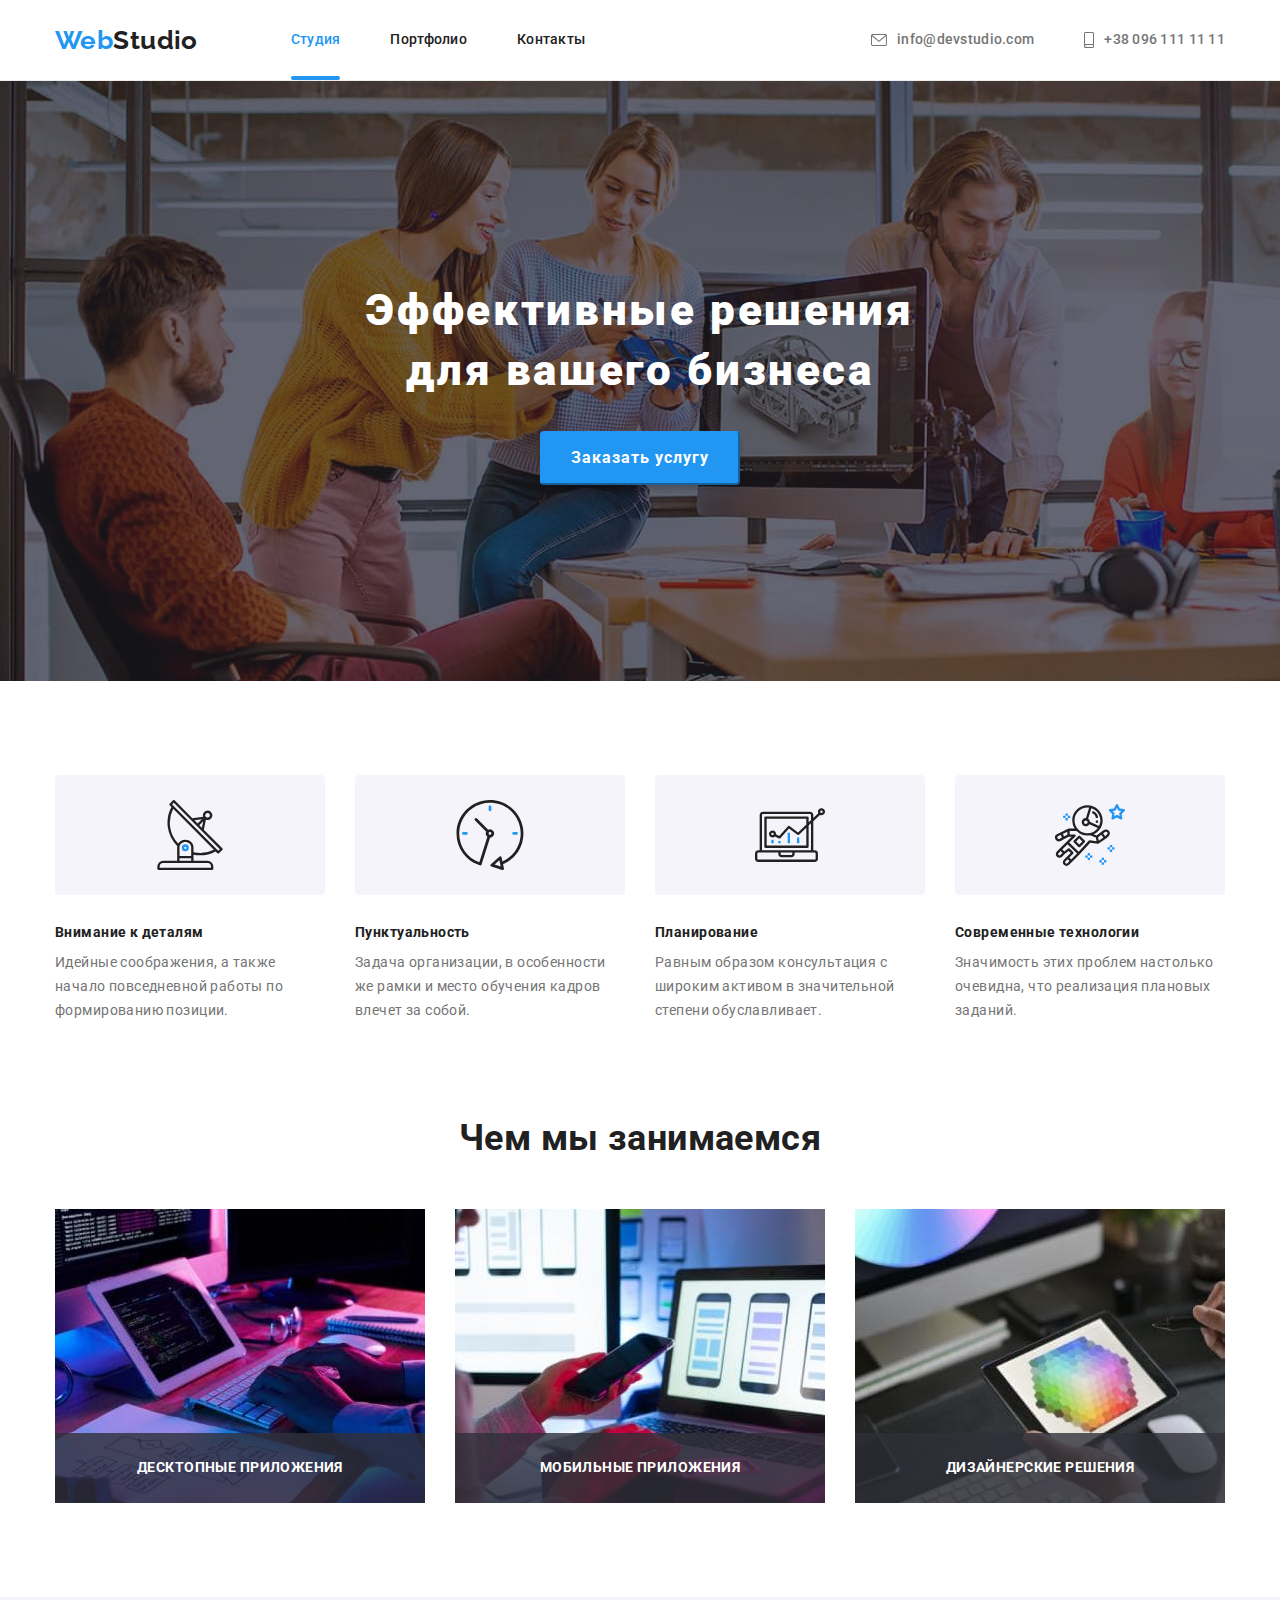
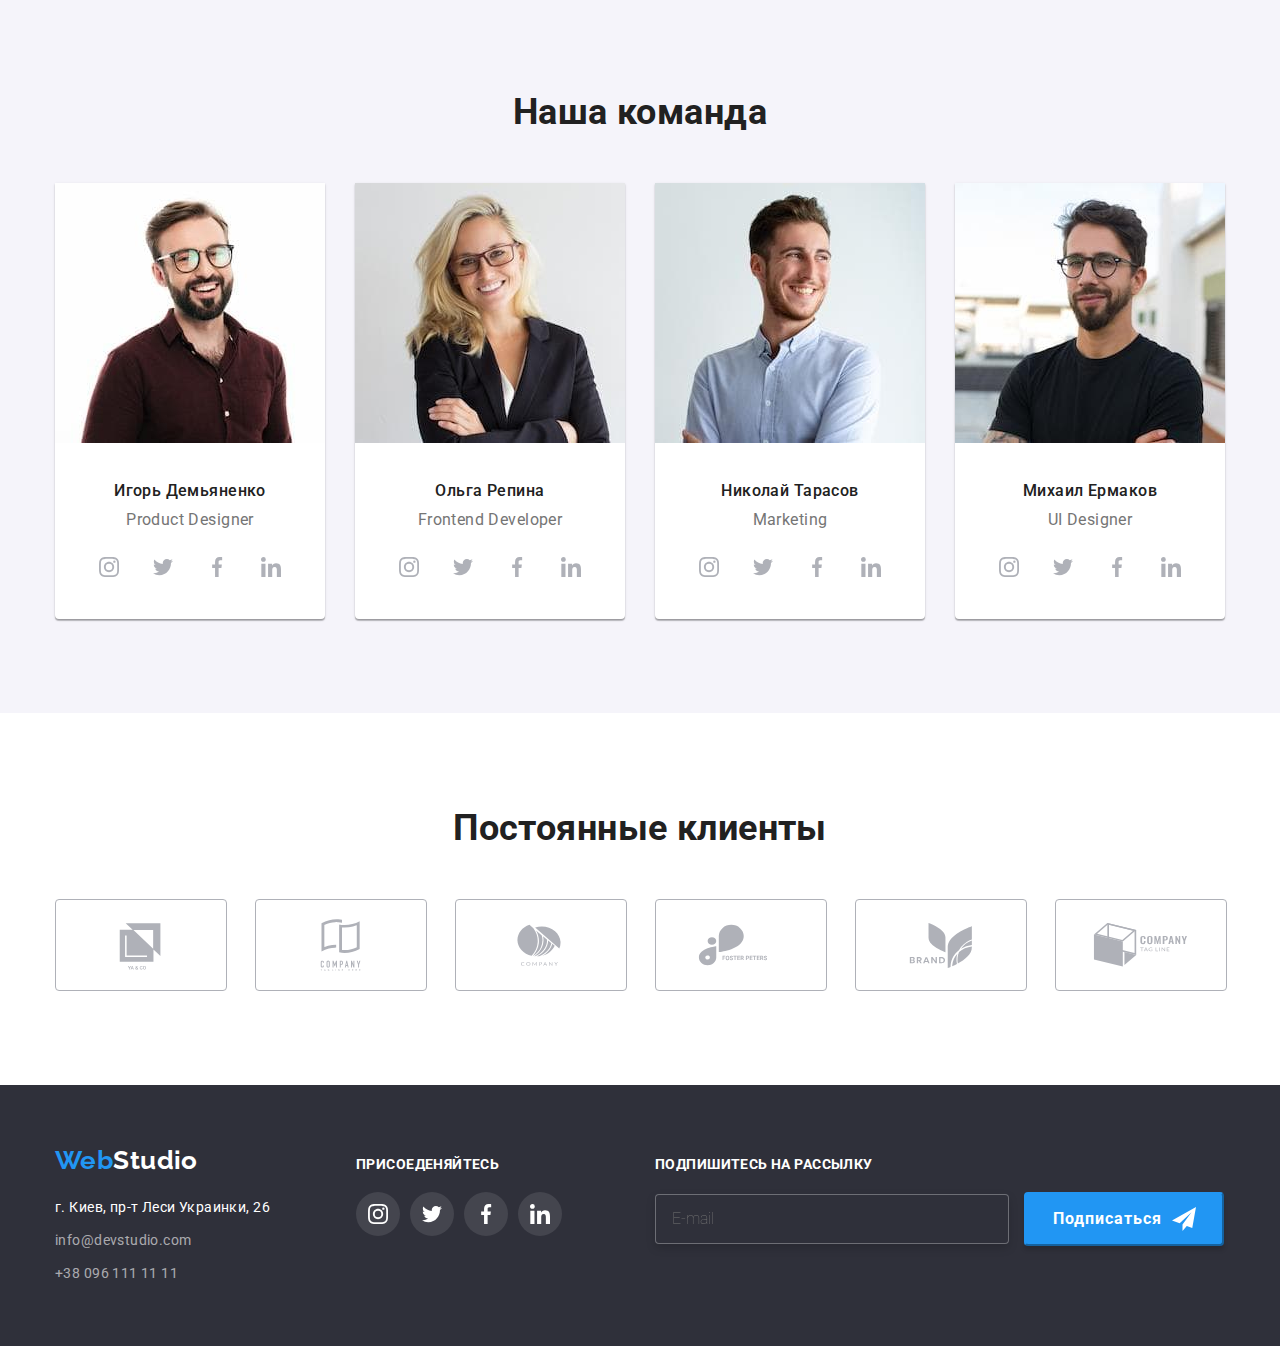
<file: index.html>
<!DOCTYPE html>
<html lang="ru">
<head>
    <meta charset="UTF-8">
    <meta http-equiv="X-UA-Compatible" content="IE=edge">
    <meta name="viewport" content="width=device-width, initial-scale=1.0">
    <title>Студия</title>
    <link rel="preconnect" href="https://fonts.googleapis.com">
    <link rel="preconnect" href="https://fonts.gstatic.com" crossorigin>
    <link href="https://fonts.googleapis.com/css2?family=Raleway:wght@700&family=Roboto:wght@400;500;700;900&display=swap"
    rel="stylesheet">
    <link rel="stylesheet" href="https://cdnjs.cloudflare.com/ajax/libs/modern-normalize/1.1.0/modern-normalize.min.css">
    <link rel="stylesheet" href="./css/main.min.css" >

</head>
<body>
    
    <header class="header">
        <div class="container header__container">
        <nav class="nav">
            <a href="./index.html" class="logo"><span class="logo__text">Web</span>Studio</a>
            <ul class="site-nav list">
                <li class="site-nav__item"><a href="./index.html" class="site-nav__link site-nav__link--curent">Студия</a></li>
                <li class="site-nav__item"><a href="./portfolio.html" class="site-nav__link">Портфолио</a></li>
                <li class="site-nav__item"><a href="#" class="site-nav__link">Контакты</a></li>
            </ul>
        </nav>
        <ul class="contacts">
            <li class="contacts__item"><a href="mailto:info@devstudio.com" class="contacts__link">
                <svg class="contact__icon" width=16 height=12>
                    <use href="./images/symbol-defs.svg#mail"></use>
                </svg>
                info@devstudio.com</a></li>
            <li class="contacts__item"><a href="tel:+380961111111" class="contacts__link">
                    <svg class="contact__icon" width=10 height=16>
                        <use href="./images/symbol-defs.svg#phone"></use>
                    </svg>
                +38 096 111 11 11</a></li>
        </ul>
        </div>

    </header>

    <main>
        <!--баннер-->
        <section class="hero">
            <div class="container">
                <h1 class="hero__title">Эффективные решения <br> для вашего бизнеса</h1>
                <button data-modal-open type="button" class="hero__button button">Заказать услугу</button>
            </div>
        </section>

        
        <!--особенности-->
        <section class="section">
            <div class="container">
                <h2 class="hidden-title">Особенности</h2>
                <ul class="features">
                    <li class="features__item">
                        <div class="features__box">
                            <svg class="features__icon" width=70 height="70">
                               <use href="./images/symbol-defs.svg#antenna"></use> 
                            </svg>
                        </div>
                        <h3 class="features__title">Внимание к деталям</h3>
                        <p>Идейные соображения, а также начало повседневной работы по формированию позиции.</p>
                    </li>
                    <li class="features__item">
                        <div class="features__box">
                            <svg class="features__icon" width=70 height="70">
                                <use href="./images/symbol-defs.svg#clock"></use>
                            </svg>
                        </div>
                        <h3 class="features__title">Пунктуальность</h3>
                        <p>Задача организации, в особенности же рамки и место обучения кадров влечет за собой.</p>
                    </li>
                    <li class="features__item">
                        <div class="features__box">
                            <svg class="features__icon" width=70 height="70">
                                <use href="./images/symbol-defs.svg#diagram"></use>
                            </svg>
                        </div>
                        <h3 class="features__title">Планирование</h3>
                        <p>Равным образом консультация с широким активом в значительной степени обуславливает.</p>
                    </li>
                    <li class="features__item">
                        <div class="features__box">
                            <svg class="features__icon" width=70 height="70">
                                <use href="./images/symbol-defs.svg#astronaut"></use>
                            </svg>
                        </div>
                        <h3 class="features__title">Современные технологии</h3>
                        <p>Значимость этих проблем настолько очевидна, что реализация плановых заданий.</p>
                    </li>
                </ul>
            </div>

        </section>

        <!--Чем мы занимаемся-->
        <section class="section section__no-padding-top">
            <div class="container">
                <h2 class="section-title">Чем мы занимаемся</h2>
                <ul class="our-works">
                    <li class="our-works__item">
                        <img class="our-works__img" src="./images/web_development.jpg" width="370" height="294" alt="разработка сайтов">
                        <h3 class="our-works__title">Десктопные приложения</h3>
                    </li>
                    <li class="our-works__item">
                        <img class="our-works__img" src="./images/mob_app_development.jpg" width="370" height="294"
                            alt="разработка мобильных приложений">
                        <h3 class="our-works__title">Мобильные приложения</h3>
                    </li>
                    <li class="our-works__item">
                        <img class="our-works__img" src="./images/web_design.jpg" width="370" height="294" alt="веб дизайн">
                        <h3 class="our-works__title">Дизайнерские решения</h3>
                    </li>
                </ul>
            </div>

        </section>
        <!--Наша команда-->
        <section class="section section__grey-bg">
            <div class="container">
                <h2 class="section-title">Наша команда</h2>
                <ul class="team-list">
                    <li class="team-list__item">
                        <img src="./images/igor.jpg" width="270" height="260" alt="Фото Игоря Демьяненко">
                        <div class="team-list__item-box">
                            <h3 class="team-list__title">Игорь Демьяненко</h3>
                            <p class="team-list__description">Product Designer</p>
                            <ul class="social-list">
                                <li class="social-list__item">
                                    <a href="" class="social-list__link">
                                        <svg class="social-list__icon" width=20 height="20">
                                            <use href="./images/symbol-defs.svg#instagram"></use>
                                        </svg>
                                    </a>
                                </li>
                                <li class="social-list__item">
                                    <a href="" class="social-list__link">
                                        <svg class="social-list__icon" width=20 height="20">
                                            <use href="./images/symbol-defs.svg#twitter"></use>
                                        </svg>
                                    </a>
                                </li>
                                <li class="social-list__item">
                                    <a href="" class="social-list__link">
                                        <svg class="social-list__icon" width=20 height="20">
                                            <use href="./images/symbol-defs.svg#facebook"></use>
                                        </svg>
                                    </a>
                                </li>
                                <li class="social-list__item">
                                    <a href="" class="social-list__link">
                                        <svg class="social-list__icon" width=20 height="20">
                                            <use href="./images/symbol-defs.svg#linkedin"></use>
                                        </svg>
                                    </a>
                                </li>
                        </ul>
                        </div>
                    </li>
                    <li class="team-list__item">
                        <img src="./images/olga.jpg" width="270" height="260" alt="Фото Ольги Репиной">
                        <div class="team-list__item-box">
                            <h3 class="team-list__title">Ольга Репина</h3>
                            <p class="team-list__description">Frontend Developer</p>
                            <ul class="social-list">
                                <li class="social-list__item">
                                    <a href="" class="social-list__link">
                                        <svg class="social-list__icon" width=20 height="20">
                                            <use href="./images/symbol-defs.svg#instagram"></use>
                                        </svg>
                                    </a>
                                </li>
                                <li class="social-list__item">
                                    <a href="" class="social-list__link">
                                        <svg class="social-list__icon" width=20 height="20">
                                            <use href="./images/symbol-defs.svg#twitter"></use>
                                        </svg>
                                    </a>
                                </li>
                                <li class="social-list__item">
                                    <a href="" class="social-list__link">
                                        <svg class="social-list__icon" width=20 height="20">
                                            <use href="./images/symbol-defs.svg#facebook"></use>
                                        </svg>
                                    </a>
                                </li>
                                <li class="social-list__item">
                                    <a href="" class="social-list__link">
                                        <svg class="social-list__icon" width=20 height="20">
                                            <use href="./images/symbol-defs.svg#linkedin"></use>
                                        </svg>
                                    </a>
                                </li>
                            </ul>
                        </div>
                    </li>
                    <li class="team-list__item">
                        <img src="./images/nikolay.jpg" width="270" height="260" alt="Фото Николая Тарасова">
                        <div class="team-list__item-box">
                            <h3 class="team-list__title">Николай Тарасов</h3>
                            <p class="team-list__description">Marketing</p>
                            <ul class="social-list">
                                <li class="social-list__item">
                                    <a href="" class="social-list__link">
                                        <svg class="social-list__icon" width=20 height="20">
                                            <use href="./images/symbol-defs.svg#instagram"></use>
                                        </svg>
                                    </a>
                                </li>
                                <li class="social-list__item">
                                    <a href="" class="social-list__link">
                                        <svg class="social-list__icon" width=20 height="20">
                                            <use href="./images/symbol-defs.svg#twitter"></use>
                                        </svg>
                                    </a>
                                </li>
                                <li class="social-list__item">
                                    <a href="" class="social-list__link">
                                        <svg class="social-list__icon" width=20 height="20">
                                            <use href="./images/symbol-defs.svg#facebook"></use>
                                        </svg>
                                    </a>
                                </li>
                                <li class="social-list__item">
                                    <a href="" class="social-list__link">
                                        <svg class="social-list__icon" width=20 height="20">
                                            <use href="./images/symbol-defs.svg#linkedin"></use>
                                        </svg>
                                    </a>
                                </li>
                            </ul>
                        </div>
                    </li>
                    <li class="team-list__item">
                        <img src="./images/michail.jpg" width="270" height="260" alt="Фото Михаила Ермакова">
                        <div class="team-list__item-box">
                            <h3 class="team-list__title">Михаил Ермаков</h3>
                            <p class="team-list__description">UI Designer</p>
                            <ul class="social-list">
                                <li class="social-list__item">
                                    <a href="" class="social-list__link">
                                        <svg class="social-list__icon" width=20 height="20">
                                            <use href="./images/symbol-defs.svg#instagram"></use>
                                        </svg>
                                    </a>
                                </li>
                                <li class="social-list__item">
                                    <a href="" class="social-list__link">
                                        <svg class="social-list__icon" width=20 height="20">
                                            <use href="./images/symbol-defs.svg#twitter"></use>
                                        </svg>
                                    </a>
                                </li>
                                <li class="social-list__item">
                                    <a href="" class="social-list__link">
                                        <svg class="social-list__icon" width=20 height="20">
                                            <use href="./images/symbol-defs.svg#facebook"></use>
                                        </svg>
                                    </a>
                                </li>
                                <li class="social-list__item">
                                    <a href="" class="social-list__link">
                                        <svg class="social-list__icon" width=20 height="20">
                                            <use href="./images/symbol-defs.svg#linkedin"></use>
                                        </svg>
                                    </a>
                                </li>
                            </ul>
                        </div>
                    </li>
                </ul>
            </div>

        </section>
        <!--Постоянные клиенты-->
        <section class="section">
            <div class="container">
                <h2 class="section-title">Постоянные клиенты</h2>
                <ul class="clients-list">
                    <li class="clients-list__item">
                        <a href="" class="clients-list__link">
                            <svg class="clients-list__icon">
                                <use href="./images/symbol-defs.svg#client1" width=106 height="60">
                                </use>
                            </svg>
                        </a>
                    </li>
                    <li class="clients-list__item">
                        <a href="" class="clients-list__link">
                            <svg class="clients-list__icon">
                                <use href="./images/symbol-defs.svg#client2" width=106 height="60">
                                </use>
                            </svg>
                        </a>
                    </li>
                    <li class="clients-list__item">
                        <a href="" class="clients-list__link">
                            <svg class="clients-list__icon">
                                <use href="./images/symbol-defs.svg#client3" width=106 height="60">
                                </use>
                            </svg>
                        </a>
                    </li>
                    <li class="clients-list__item">
                        <a href="" class="clients-list__link">
                            <svg class="clients-list__icon">
                                <use href="./images/symbol-defs.svg#client4" width=106 height="60">
                                </use>
                            </svg>
                        </a>
                    </li>
                    <li class="clients-list__item">
                        <a href="" class="clients-list__link">
                            <svg class="clients-list__icon">
                                <use href="./images/symbol-defs.svg#client5" width=106 height="60">
                                </use>
                            </svg>
                        </a>
                    </li>
                    <li class="clients-list__item">
                        <a href="" class="clients-list__link">
                            <svg class="clients-list__icon">
                                <use href="./images/symbol-defs.svg#client6" width=106 height="60">
                                </use>
                            </svg>
                        </a>
                    </li>
                </ul>
            </div>
        </section>

    </main>

    <footer class="footer">
        <div class="container container__footer">
            <div class="adress__box">
    
                <a href="./index.html" class="link logo--footer logo"><span class="logo__text">Web</span>Studio</a>
                <address class="address">
                    <ul class="address__list">
                        <li>г. Киев, пр-т Леси Украинки, 26</li>
                        <li><a href="mailto:info@devstudio.com"
                                class="contacts__link--footer contacts__link">info@devstudio.com</a>
                        </li>
                        <li><a href="tel:+380961111111" class="contacts__link--footer contacts__link">+38 096 111 11
                                11</a></li>
                    </ul>
                </address>
            </div>
    
            <div class="join_us-box">
                <h2 class="footer__title">присоеденяйтесь</h2>
                <ul class="social-list social-list--footer">
                    <li class="social-list__item">
                        <a href="" class="social-list__link social-list__link--footer">
                            <svg class="social-list__icon" width=20 height="20">
                                <use href="./images/symbol-defs.svg#instagram"></use>
                            </svg>
                        </a>
                    </li>
                    <li class="social-list__item">
                        <a href="" class="social-list__link social-list__link--footer">
                            <svg class="social-list__icon" width=20 height="20">
                                <use href="./images/symbol-defs.svg#twitter"></use>
                            </svg>
                        </a>
                    </li>
                    <li class="social-list__item">
                        <a href="" class="social-list__link social-list__link--footer">
                            <svg class="social-list__icon" width=20 height="20">
                                <use href="./images/symbol-defs.svg#facebook"></use>
                            </svg>
                        </a>
                    </li>
                    <li class="social-list__item">
                        <a href="" class="social-list__link social-list__link--footer">
                            <svg class="social-list__icon" width=20 height="20">
                                <use href="./images/symbol-defs.svg#linkedin"></use>
                            </svg>
                        </a>
                    </li>
                </ul>
            </div>
    
            <div class="mailing__box">
                <h2 class="footer__title">Подпишитесь на рассылку</h2>
                <form class="mailing">
    
                    <input class="mailing__input-mail" type="email" name="user-email" placeholder="E-mail"
                        autocomplete="email">
    
                    <button type="submit" class="button mailing__btn">
                        <div class="mailing__btn--box">
                            Подписаться
                            <svg class="mailing__icon" width=24 height="24">
                                <use href="./images/symbol-defs.svg#send_icon"></use>
                            </svg>
                        </div>    
                    </button>
                </form>
            </div>
        </div>
    
    </footer>

    <!-- Модалка -->

    <div class="backdrop is-hidden" data-modal>
        <div class="modal">
            <button class="modal__btn" data-modal-close>
                <svg class="modal__btn-icon" width=11 height="11">
                    <use href="./images/symbol-defs.svg#vector"></use>
                </svg>
            </button>

                <form class="form">
                    <h2 class="form__title">Оставьте свои данные, мы вам перезвоним</h2>

                    <label class="form__field"> 
                    <span class="form__label">Имя</span> 
                    <span class="form__input-box">
                        <input class="form__input" type="text" name="user-name" autofocus autocomplete="name">
                        <svg class="form__icon" width=12 height="12">
                            <use href="./images/symbol-defs.svg#name_icon"></use> 
                        </svg>
                    </span>
                    </label>

                    <label class="form__field">
                        <span class="form__label">Телефон</span>
                        <span class="form__input-box">
                            <input class="form__input" type="tel" name="user-tel" autocomplete="tel">
                            <svg class="form__icon" width=13 height="13">
                            <use href="./images/symbol-defs.svg#phone_icon"></use>
                            </svg>
                        </span>
                    </label>

                    <label class="form__field">
                    <span class="form__label">Почта</span>
                    <span class="form__input-box">
                        <input class="form__input" type="email" name="user-email" autocomplete="email">
                        <svg class="form__icon" width=15 height="12">
                          <use href="./images/symbol-defs.svg#mail_icon"></use>
                        </svg>
                    </span>
                    </label>

                    <label class="form__field">
                    <span class="form__label">Комментарий</span>
                    <textarea class="form__input form__input--comment" name="user-comment" rows="10" placeholder="Введите текст"></textarea>
                    </label>

                    
                    <label class="form__checkbox-label">
                        <input class="form__checkbox-input" type="checkbox" name="policy">
                        <svg class="form__checkbox-icon" width=15 height="12">
                            <use href="./images/symbol-defs.svg#mark"></use>
                        </svg>
                        <span class="form__checkbox-text">
                            Соглашаюсь с рассылкой и принимаю 
                            <a href="#" class="form__checkbox-link">Условия договора</a>
                        </span>
                    </label>

                    <button type="submit" class="button form__btn--send">Отправить</button>

                </form>
        </div>
    </div>

    <script src="./js/modal.js"></script>

</body>
</html>
</file>
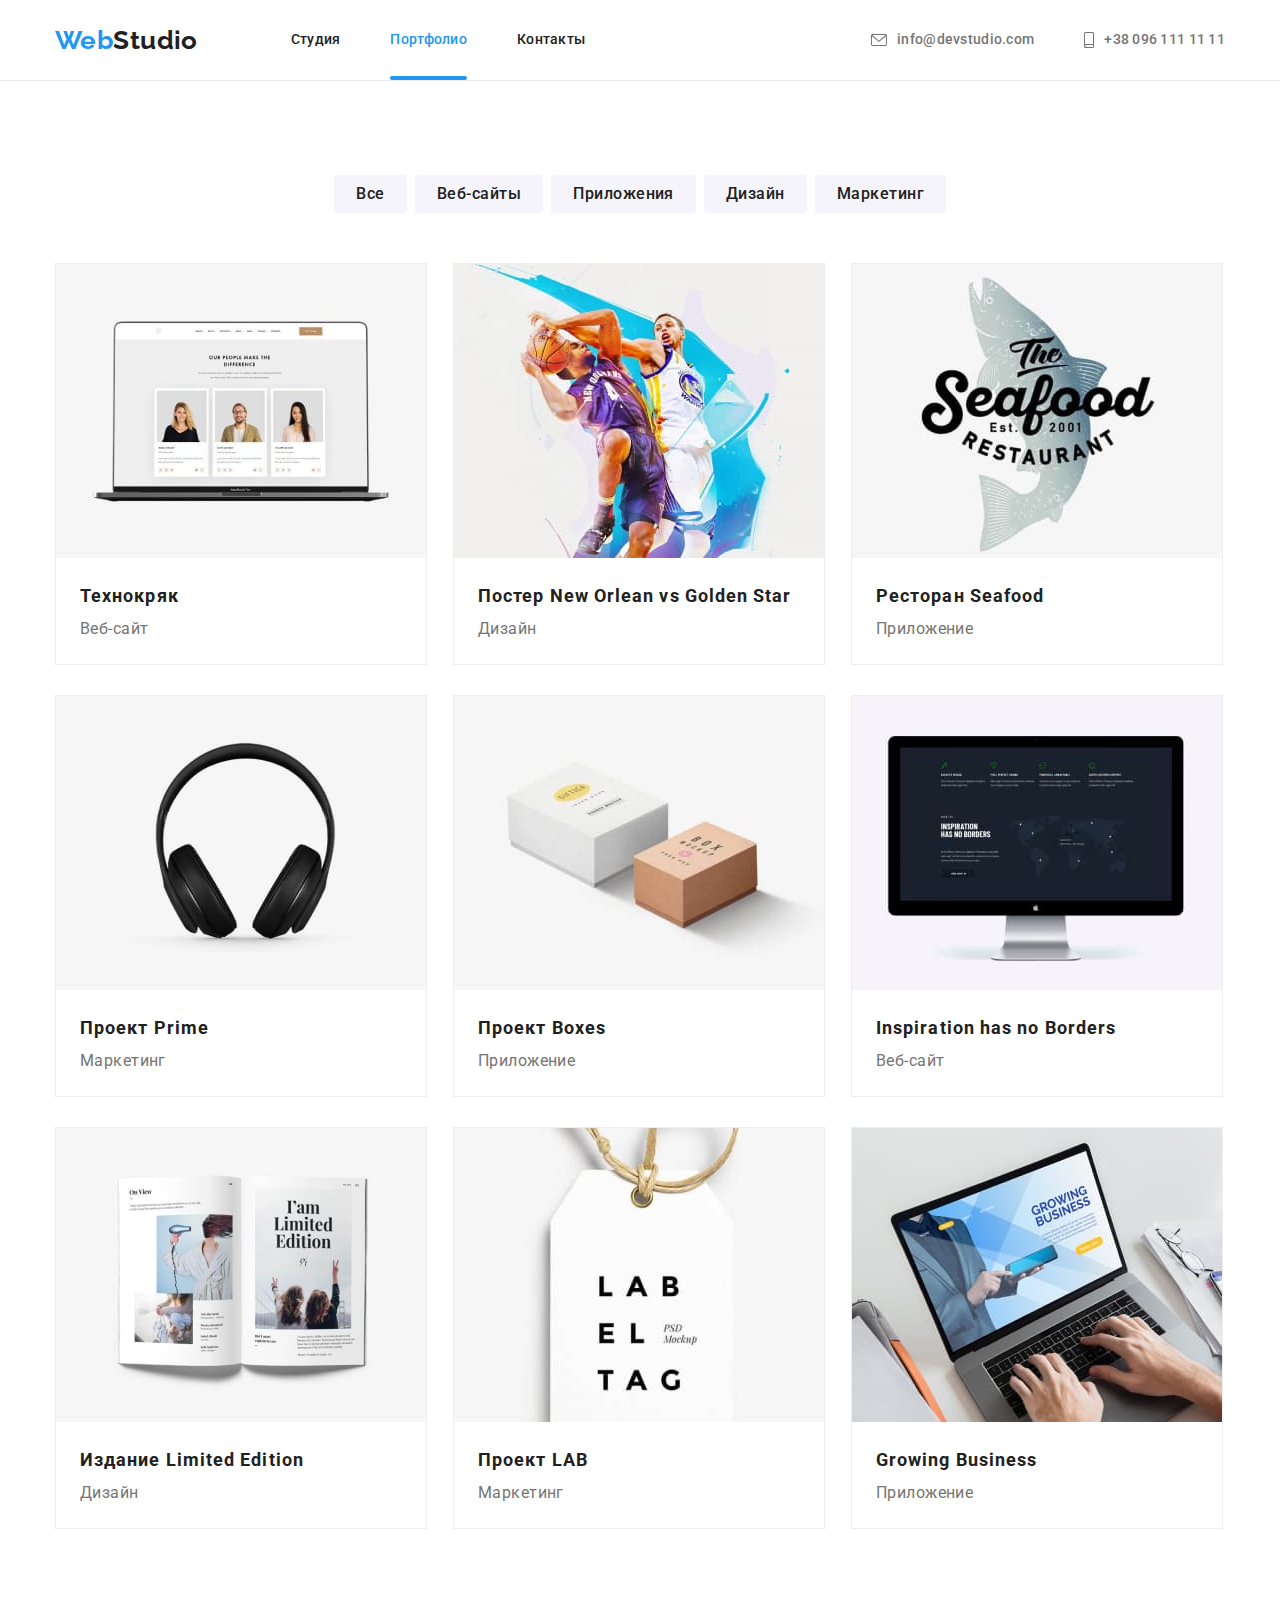
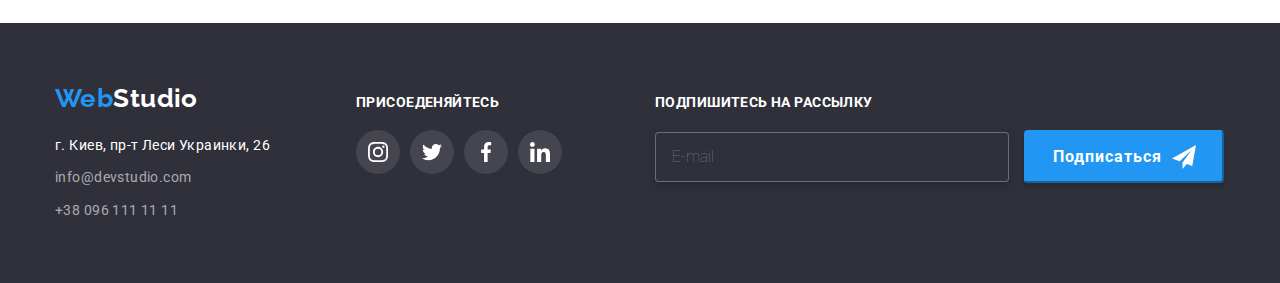
<file: portfolio.html>
<!DOCTYPE html>
<html lang="ru">
<head>
    <meta charset="UTF-8">
    <meta http-equiv="X-UA-Compatible" content="IE=edge">
    <meta name="viewport" content="width=device-width, initial-scale=1.0">
    <title>Портфолио</title>
    <link rel="preconnect" href="https://fonts.googleapis.com">
    <link rel="preconnect" href="https://fonts.gstatic.com" crossorigin>
    <link href="https://fonts.googleapis.com/css2?family=Raleway:wght@700&family=Roboto:wght@400;500;700;900&display=swap"
        rel="stylesheet">
    <link rel="stylesheet" href="https://cdnjs.cloudflare.com/ajax/libs/modern-normalize/1.1.0/modern-normalize.min.css">
    <link rel="stylesheet" href="./css/main.min.css">

</head>
<body>


    <header class="header">
        <div class="container header__container">
            <nav class="nav">
                <a href="./index.html" class="logo"><span class="logo__text">Web</span>Studio</a>
                <ul class="site-nav">
                    <li class="site-nav__item"><a href="./index.html" class="site-nav__link">Студия</a></li>
                    <li class="site-nav__item"><a href="./portfolio.html" class="site-nav__link site-nav__link--curent">Портфолио</a></li>
                    <li class="site-nav__item"><a href="#" class="site-nav__link">Контакты</a></li>
                </ul>
            </nav>
            <ul class="contacts">
                <li class="contacts__item"><a href="mailto:info@devstudio.com" class="link contacts__link">
                        <svg class="contact__icon" width=16 height=12>
                            <use href="./images/symbol-defs.svg#mail"></use>
                        </svg>
                        info@devstudio.com</a></li>
                <li class="contacts__item"><a href="tel:+380961111111" class="link contacts__link">
                        <svg class="contact__icon" width=10 height=16>
                            <use href="./images/symbol-defs.svg#phone"></use>
                        </svg>
                        +38 096 111 11 11</a></li>
            </ul>
        </div>
    
    </header>

    <main>
        
        <section class="portfolio-section section">
            <div class="container portfolio-container">
            <h1 class="hidden-title">Портфолио</h1>
            <ul class="portfolio-btn-list">
                <li class="portfolio-btn-list__item"><button type="button" class="portfolio-btn-list__btn button">Все</button></li>
                <li class="portfolio-btn-list__item"><button type="button" class="portfolio-btn-list__btn button">Веб-сайты</button></li>
                <li class="portfolio-btn-list__item"><button type="button" class="portfolio-btn-list__btn button">Приложения</button></li>
                <li class="portfolio-btn-list__item"><button type="button" class="portfolio-btn-list__btn button">Дизайн</button></li>
                <li class="portfolio-btn-list__item"><button type="button" class="portfolio-btn-list__btn button">Маркетинг</button></li>
            </ul>


            <ul class="portfolio-list">
                <li class="portfolio-list__item">
                    <a href="#" class="portfolio-list__link">
                        <div class="portfolio-list__img-box">
                        <img class="portfolio-list__img" src="./images/portfolio/technocrack.jpg" width="370" height="294" 
                        alt="Изображение сайта Технокряк">
                        <p class="portfolio-list__overlay-text">
                        Технокряк это современная площадка распространения коронавируса. Компании используют эту платформу для цифрового
                        шпионажа и атак на защищённые сервера конкурентов.
                        </p>
                        </div>
                        <div class="portfolio-list__description-box">
                            <h2 class="portfolio-list__title">Технокряк</h2>
                            <p class="portfolio-list__description">Веб-сайт</p>
                        </div>
                    </a>
                </li>
                <li class="portfolio-list__item">
                    <a href="#" class="portfolio-list__link">
                        <div class="portfolio-list__img-box">
                        <img class="portfolio-list__img" src="./images/portfolio/new_orlean.jpg" width="370" height="294"
                            alt="Изображение постера New Orlean vs Golden Star">
                            <p class="portfolio-list__overlay-text">
                                Технокряк это современная площадка распространения коронавируса. Компании используют эту платформу для цифрового
                                шпионажа и атак на защищённые сервера конкурентов.
                            </p>
                        </div>

                        <div class="portfolio-list__description-box">
                            <h2 class="portfolio-list__title">Постер New Orlean vs Golden Star</h2>
                            <p class="portfolio-list__description">Дизайн</p>
                        </div>
                    </a>
                </li>
                <li class="portfolio-list__item">
                    <a href="#" class="portfolio-list__link">
                        <div class="portfolio-list__img-box">
                        <img class="portfolio-list__img" src="./images/portfolio/seafood.jpg" width="370" height="294"
                            alt="Изображение логотипа ресторана Seafood">
                            <p class="portfolio-list__overlay-text">
                                Технокряк это современная площадка распространения коронавируса. Компании используют эту платформу для цифрового
                                шпионажа и атак на защищённые сервера конкурентов.
                            </p>
                        </div>

                        <div class="portfolio-list__description-box">
                            <h2 class="portfolio-list__title">Ресторан Seafood</h2>
                            <p class="portfolio-list__description">Приложение</p>
                        </div>
                    </a>
                </li>
                <li class="portfolio-list__item">
                    <a href="#" class="portfolio-list__link">
                        <div class="portfolio-list__img-box">
                        <img class="portfolio-list__img" src="./images/portfolio/prime.jpg" width="370" height="294"
                            alt="Изображение наушников Prime">
                            <p class="portfolio-list__overlay-text">
                                Технокряк это современная площадка распространения коронавируса. Компании используют эту платформу для цифрового
                                шпионажа и атак на защищённые сервера конкурентов.
                            </p>
                        </div>

                        <div class="portfolio-list__description-box">
                            <h2 class="portfolio-list__title">Проект Prime</h2>
                            <p class="portfolio-list__description">Маркетинг</p>
                        </div>
                    </a>
                </li>
                <li class="portfolio-list__item">
                    <a href="#" class="portfolio-list__link">
                        <div class="portfolio-list__img-box">
                        <img class="portfolio-list__img" src="./images/portfolio/boxes.jpg" width="370" height="294"
                            alt="Изображение коробочек Boxes">
                            <p class="portfolio-list__overlay-text">
                                Технокряк это современная площадка распространения коронавируса. Компании используют эту платформу для цифрового
                                шпионажа и атак на защищённые сервера конкурентов.
                            </p>
                        </div>

                        <div class="portfolio-list__description-box">
                            <h2 class="portfolio-list__title">Проект Boxes</h2>
                            <p class="portfolio-list__description">Приложение</p>
                        </div>
                    </a>
                </li>
                <li class="portfolio-list__item">
                    <a href="#" class="portfolio-list__link">
                        <div class="portfolio-list__img-box">
                        <img class="portfolio-list__img" src="./images/portfolio/inspiratoin.jpg" width="370" height="294"
                            alt="Изображение сайта Inspiration has no Borders">
                            <p class="portfolio-list__overlay-text">
                                Технокряк это современная площадка распространения коронавируса. Компании используют эту платформу для цифрового
                                шпионажа и атак на защищённые сервера конкурентов.
                            </p>
                        </div>

                        <div class="portfolio-list__description-box">
                            <h2 class="portfolio-list__title">Inspiration has no Borders</h2>
                            <p class="portfolio-list__description">Веб-сайт</p>
                        </div>
                    </a>
                </li>
                <li class="portfolio-list__item">
                    <a href="#" class="portfolio-list__link">
                        <div class="portfolio-list__img-box">
                        <img class="portfolio-list__img" src="./images/portfolio/limited_edition.jpg" width="370" height="294"
                            alt="Изображение журнала издания Limited Edition">
                            <p class="portfolio-list__overlay-text">
                                Технокряк это современная площадка распространения коронавируса. Компании используют эту платформу для цифрового
                                шпионажа и атак на защищённые сервера конкурентов.
                            </p>
                        </div>

                        <div class="portfolio-list__description-box">
                            <h2 class="portfolio-list__title">Издание Limited Edition</h2>
                            <p class="portfolio-list__description">Дизайн</p>
                        </div>
                    </a>
                </li>
                <li class="portfolio-list__item">
                    <a href="#" class="portfolio-list__link">
                       
                        <div class="portfolio-list__img-box">
                        <img class="portfolio-list__img" src="./images/portfolio/lab.jpg" width="370" height="294" alt="Изображение этикетки LAB">
                            <p class="portfolio-list__overlay-text">
                                Технокряк это современная площадка распространения коронавируса. Компании используют эту платформу для цифрового
                                шпионажа и атак на защищённые сервера конкурентов.
                            </p>
                        </div>

                        <div class="portfolio-list__description-box">
                            <h2 class="portfolio-list__title">Проект LAB</h2>
                            <p class="portfolio-list__description">Маркетинг</p>
                        </div>
                    </a>
                </li>
                <li class="portfolio-list__item">
                    <a href="#" class="portfolio-list__link">
                        <div class="portfolio-list__img-box">
                        <img class="portfolio-list__img" src="./images/portfolio/growing_business.jpg" width="370" height="294"
                            alt="Изображение приложения Growing Business">
                            <p class="portfolio-list__overlay-text">
                                Технокряк это современная площадка распространения коронавируса. Компании используют эту платформу для цифрового
                                шпионажа и атак на защищённые сервера конкурентов.
                            </p>
                        </div>
                        <div class="portfolio-list__description-box">
                            <h2 class="portfolio-list__title">Growing Business</h2>
                            <p class="portfolio-list__description">Приложение</p>
                        </div>
                    </a>
                </li>
            </ul>
            </div>

        </section>

    </main>

    <footer class="footer">
        <div class="container container__footer">
            <div class="adress__box">
    
                <a href="./index.html" class="logo--footer logo"><span class="logo__text">Web</span>Studio</a>
                <address class="address">
                    <ul class="address__list">
                        <li>г. Киев, пр-т Леси Украинки, 26</li>
                        <li><a href="mailto:info@devstudio.com"
                                class="contacts__link--footer contacts__link">info@devstudio.com</a>
                        </li>
                        <li><a href="tel:+380961111111" class="contacts__link--footer contacts__link">+38 096 111 11
                                11</a></li>
                    </ul>
                </address>
            </div>
    
            <div class="join_us-box">
                <h2 class="footer__title">присоеденяйтесь</h2>
                <ul class="social-list social-list--footer">
                    <li class="social-list__item">
                        <a href="" class="social-list__link social-list__link--footer">
                            <svg class="social-list__icon" width=20 height="20">
                                <use href="./images/symbol-defs.svg#instagram"></use>
                            </svg>
                        </a>
                    </li>
                    <li class="social-list__item">
                        <a href="" class="social-list__link social-list__link--footer">
                            <svg class="social-list__icon" width=20 height="20">
                                <use href="./images/symbol-defs.svg#twitter"></use>
                            </svg>
                        </a>
                    </li>
                    <li class="social-list__item">
                        <a href="" class="social-list__link social-list__link--footer">
                            <svg class="social-list__icon" width=20 height="20">
                                <use href="./images/symbol-defs.svg#facebook"></use>
                            </svg>
                        </a>
                    </li>
                    <li class="social-list__item">
                        <a href="" class="social-list__link social-list__link--footer">
                            <svg class="social-list__icon" width=20 height="20">
                                <use href="./images/symbol-defs.svg#linkedin"></use>
                            </svg>
                        </a>
                    </li>
                </ul>
            </div>
    
            <div class="mailing__box">
                <h2 class="footer__title">Подпишитесь на рассылку</h2>
                <form class="mailing">
    
                    <input class="mailing__input-mail" type="email" name="user-email" placeholder="E-mail"
                        autocomplete="email">
    
                    <button type="submit" class="button mailing__btn">
                        <div class="mailing__btn--box">
                            Подписаться
                            <svg class="mailing__icon" width=24 height="24">
                                <use href="./images/symbol-defs.svg#send_icon"></use>
                            </svg>
                        </div>
                    </button>
                </form>
            </div>
        </div>
    
    </footer>

</body>
</html>
</file>
<file: css/main.min.css>
body{background-color:#fff;color:#757575;font-family:Roboto, sans-serif;font-size:14px;line-height:1.71;letter-spacing:0.03em}.container{width:1200px;margin:0 auto;padding-left:15px;padding-right:15px}.section{padding-top:94px;padding-bottom:94px}h1,h2,h3,p{margin:0}ul{list-style:none;padding:0;margin:0}a{margin:0;text-decoration:none}.hidden-title{position:absolute;clip:rect(0 0 0 0);width:1px;height:1px;margin:-1px}.section-title{font-size:36px;line-height:1.17;text-align:center;margin-bottom:50px;color:#212121}.button{border-radius:4px;min-width:200px;padding:10px;-webkit-box-shadow:0px 4px 4px rgba(0,0,0,0.15);box-shadow:0px 4px 4px rgba(0,0,0,0.15);font-weight:700;font-size:16px;line-height:1.87;letter-spacing:0.06em;background-color:#2196f3;color:#fff;border-color:#2196f3;-webkit-transition:background-color 250ms cubic-bezier(0.4, 0, 0.2, 1),color 250ms cubic-bezier(0.4, 0, 0.2, 1);transition:background-color 250ms cubic-bezier(0.4, 0, 0.2, 1),color 250ms cubic-bezier(0.4, 0, 0.2, 1)}.button:hover,.button:focus{background-color:#188ce8;cursor:pointer;outline:none}.logo__text{color:#2196f3}.logo{font-family:"Raleway", sans-serif;font-weight:bold;font-size:26px;line-height:1.19;margin-right:93px;display:block;color:#212121;-webkit-transition:color 250ms cubic-bezier(0.4, 0, 0.2, 1);transition:color 250ms cubic-bezier(0.4, 0, 0.2, 1)}.logo:hover,.logo:focus{color:#2196f3;outline:none}.social-list{display:-webkit-box;display:-ms-flexbox;display:flex;-webkit-box-pack:center;-ms-flex-pack:center;justify-content:center}.social-list__link{display:block;width:44px;height:44px;padding:12px 12px 12px 12px;border-radius:50%;color:#afb1b8;-webkit-transition:background-color 250ms cubic-bezier(0.4, 0, 0.2, 1),color 250ms cubic-bezier(0.4, 0, 0.2, 1);transition:background-color 250ms cubic-bezier(0.4, 0, 0.2, 1),color 250ms cubic-bezier(0.4, 0, 0.2, 1)}.social-list__link:hover,.social-list__link:focus{background-color:#2196f3;color:#fff;outline:none}.social-list__item{margin-right:10px}.social-list__item:nth-child(4){margin-right:0}.social-list__icon{display:block;fill:currentColor}.header{background-color:#fff;border-bottom:1px solid #ececec}.header__container{display:-webkit-box;display:-ms-flexbox;display:flex;-webkit-box-align:center;-ms-flex-align:center;align-items:center;-webkit-box-pack:justify;-ms-flex-pack:justify;justify-content:space-between}.nav{display:-webkit-box;display:-ms-flexbox;display:flex;-webkit-box-align:center;-ms-flex-align:center;align-items:center}.site-nav{display:-webkit-box;display:-ms-flexbox;display:flex}.contacts{display:-webkit-box;display:-ms-flexbox;display:flex}.site-nav__item+.site-nav__item{margin-left:50px}.contacts__item+.contacts__item{margin-left:50px}.site-nav__link{position:relative;display:block;padding-top:32px;padding-bottom:32px;color:#212121;font-weight:500;font-size:14px;line-height:1.14;letter-spacing:0.02em;-webkit-transition:color 250ms cubic-bezier(0.4, 0, 0.2, 1);transition:color 250ms cubic-bezier(0.4, 0, 0.2, 1)}.site-nav__link.site-nav__link--curent,.site-nav__link:hover,.site-nav__link:focus{color:#2196f3;outline:none}.site-nav__link--curent::after{content:"";position:absolute;left:0;bottom:0;width:100%;height:4px;border-radius:2px;background-color:#2196f3}.contacts__link{display:-webkit-box;display:-ms-flexbox;display:flex;-webkit-box-align:center;-ms-flex-align:center;align-items:center;font-weight:500;font-size:14px;line-height:1.14;letter-spacing:0.02em;color:#757575;-webkit-transition:color 250ms cubic-bezier(0.4, 0, 0.2, 1);transition:color 250ms cubic-bezier(0.4, 0, 0.2, 1)}.contacts__link:hover,.contacts__link:focus{color:#2196f3;outline:none}.contact__box{display:block}.contact__icon{margin-right:10px;fill:currentColor}.hero{background-color:#2f303a;background-image:-webkit-gradient(linear, left top, left bottom, from(rgba(47,48,58,0.4)), to(rgba(47,48,58,0.4))),url(../images/hero.jpg);background-image:linear-gradient(rgba(47,48,58,0.4), rgba(47,48,58,0.4)),url(../images/hero.jpg);max-width:1600px;height:600px;margin-left:auto;margin-right:auto;padding-top:94px;padding-bottom:94px;background-size:cover;background-repeat:no-repeat;text-align:center}.hero__title{margin-top:106px;margin-bottom:30px;font-weight:900;font-size:44px;line-height:1.36;text-align:center;letter-spacing:0.06em;color:#fff}.features{display:-webkit-box;display:-ms-flexbox;display:flex}.features__item+.features__item{margin-left:30px}.features__title{margin-bottom:10px;font-size:14px;line-height:1.14;color:#212121}.features__box{display:-webkit-box;display:-ms-flexbox;display:flex;-webkit-box-pack:center;-ms-flex-pack:center;justify-content:center;height:120px;width:270px;background-color:#f5f4fa;border-radius:4px;padding:0;border:none;cursor:pointer;margin-bottom:30px;padding:25px 0}.section__no-padding-top{padding-top:0}.our-works__img{display:block}.our-works{display:-webkit-box;display:-ms-flexbox;display:flex;-webkit-box-pack:justify;-ms-flex-pack:justify;justify-content:space-between}.our-works__item{position:relative;display:block}.our-works__title{position:absolute;bottom:0;width:100%;padding:27px 0 27px 0;background:rgba(47,48,58,0.8);font-size:14px;line-height:1.14;text-align:center;text-transform:uppercase;color:#fff}.section__grey-bg{background-color:#f5f4fa}.team-list{display:-webkit-box;display:-ms-flexbox;display:flex}.team-list__item{margin-right:30px;-webkit-box-shadow:0px 1px 3px rgba(0,0,0,0.12),0px 1px 1px rgba(0,0,0,0.14),0px 2px 1px rgba(0,0,0,0.2);box-shadow:0px 1px 3px rgba(0,0,0,0.12),0px 1px 1px rgba(0,0,0,0.14),0px 2px 1px rgba(0,0,0,0.2);border-radius:0px 0px 4px 4px;background-color:#fff;text-align:center}.team-list__item:nth-child(4n+4){margin-right:0}.team-list__item-box{padding:30px 0}.team-list__title{margin-bottom:10px;font-weight:500;font-size:16px;line-height:1.19;color:#212121}.team-list__description{margin-bottom:16px;font-size:16px;line-height:1.19}.clients-list{display:-webkit-box;display:-ms-flexbox;display:flex}.clients-list__link{border:1px solid #afb1b8;border-radius:4px;padding:16px 32px;color:#afb1b8;-webkit-transition:border-color 250ms cubic-bezier(0.4, 0, 0.2, 1),color 250ms cubic-bezier(0.4, 0, 0.2, 1);transition:border-color 250ms cubic-bezier(0.4, 0, 0.2, 1),color 250ms cubic-bezier(0.4, 0, 0.2, 1)}.clients-list__link:hover,.clients-list__link:focus{border-color:#2196f3;color:#2196f3;outline:none}.clients-list__item{display:-webkit-box;display:-ms-flexbox;display:flex;min-width:170px;height:92px;margin-right:30px}.clients-list__item:nth-child(6n+6){margin-right:0}.clients-list__icon{width:106px;height:60px;fill:currentColor}.footer{background-color:#2f303a;color:#fff;padding-top:60px;padding-bottom:60px}.adress__box{width:231px}.logo--footer{color:#fff;margin-bottom:20px}.address{font-style:normal}.contacts__link--footer{margin-top:9px;font-weight:400;line-height:1.71;letter-spacing:0.03em;color:rgba(255,255,255,0.6)}.footer__title{font-weight:700;font-size:14px;line-height:16px;text-transform:uppercase;color:#fff;margin-bottom:20px}.social-list--footer{-webkit-box-pack:start;-ms-flex-pack:start;justify-content:start}.social-list__link--footer{background-color:rgba(255,255,255,0.1);color:#fff}.social-list__link--footer:hover,.social-list__link--footer:focus{background-color:#2196f3;outline:none}.container__footer{display:-webkit-box;display:-ms-flexbox;display:flex;-webkit-box-align:baseline;-ms-flex-align:baseline;align-items:baseline}.join_us-box{margin-left:70px}.mailing__box{margin-left:93px}.mailing__input-mail{display:inline-block;min-width:354px;font-size:16px;font-weight:1.25;border:1px solid rgba(255,255,255,0.3);border-radius:4px;-webkit-filter:drop-shadow(0px 4px 4px rgba(0,0,0,0.15));filter:drop-shadow(0px 4px 4px rgba(0,0,0,0.15));padding:15px 16px;margin-right:12px;color:#fff;background-color:#2f303a}.mailing__btn--box{display:-webkit-box;display:-ms-flexbox;display:flex;-webkit-box-pack:center;-ms-flex-pack:center;justify-content:center;-webkit-box-align:center;-ms-flex-align:center;align-items:center}.mailing__icon{margin-left:10px}.backdrop{position:fixed;top:0;left:0;width:100%;height:100%;background:rgba(0,0,0,0.2);opacity:1;-webkit-transition:opacity 250ms cubic-bezier(0.4, 0, 0.2, 1);transition:opacity 250ms cubic-bezier(0.4, 0, 0.2, 1)}.backdrop.is-hidden{opacity:0;pointer-events:none}.modal{position:absolute;top:50%;left:50%;-webkit-transform:translate(-50%, -50%) scale(1);transform:translate(-50%, -50%) scale(1);width:528px;min-height:581px;background:#fff;-webkit-box-shadow:0px 1px 3px rgba(0,0,0,0.12),0px 1px 1px rgba(0,0,0,0.14),0px 2px 1px rgba(0,0,0,0.2);box-shadow:0px 1px 3px rgba(0,0,0,0.12),0px 1px 1px rgba(0,0,0,0.14),0px 2px 1px rgba(0,0,0,0.2);border-radius:4px;-webkit-transition:-webkit-transform 250ms cubic-bezier(0.4, 0, 0.2, 1);transition:-webkit-transform 250ms cubic-bezier(0.4, 0, 0.2, 1);transition:transform 250ms cubic-bezier(0.4, 0, 0.2, 1);transition:transform 250ms cubic-bezier(0.4, 0, 0.2, 1), -webkit-transform 250ms cubic-bezier(0.4, 0, 0.2, 1)}.backdrop.is-hidden .modal{-webkit-transform:translate(-50%, -50%) scale(1.2);transform:translate(-50%, -50%) scale(1.2)}.modal__btn{position:absolute;top:8px;right:8px;width:30px;height:30px;display:-webkit-box;display:-ms-flexbox;display:flex;-webkit-box-pack:center;-ms-flex-pack:center;justify-content:center;-webkit-box-align:center;-ms-flex-align:center;align-items:center;background-color:#fff;color:#000;border:1px solid rgba(0,0,0,0.1);border-radius:15px;cursor:pointer;-webkit-transition:color 250ms cubic-bezier(0.4, 0, 0.2, 1);transition:color 250ms cubic-bezier(0.4, 0, 0.2, 1)}.modal__btn:hover,.modal__btn:focus{color:#2196f3;outline:none}.modal__btn-icon{fill:currentColor}.form{padding:40px}.form__title{font-weight:700;font-size:20px;line-height:1.15;text-align:center;letter-spacing:0.03em;margin-bottom:12px;color:#212121}.form__field{display:-webkit-box;display:-ms-flexbox;display:flex;-webkit-box-orient:vertical;-webkit-box-direction:normal;-ms-flex-direction:column;flex-direction:column;margin-bottom:10px}.form__label{margin-bottom:4px}.form__input{border:1px solid rgba(33,33,33,0.2);border-radius:4px;padding:12px 16px 12px 42px;-webkit-transition:border-color 250ms cubic-bezier(0.4, 0, 0.2, 1);transition:border-color 250ms cubic-bezier(0.4, 0, 0.2, 1)}.form__input:focus{border-color:#2196f3;outline:none;cursor:pointer}.form__input:focus+.form__icon{fill:#2196f3}.form__input::-webkit-input-placeholder{line-height:1.14;letter-spacing:0.01em;color:rgba(117,117,117,0.5)}.form__input:-ms-input-placeholder{line-height:1.14;letter-spacing:0.01em;color:rgba(117,117,117,0.5)}.form__input::-ms-input-placeholder{line-height:1.14;letter-spacing:0.01em;color:rgba(117,117,117,0.5)}.form__input::placeholder{line-height:1.14;letter-spacing:0.01em;color:rgba(117,117,117,0.5)}.form__input-box{position:relative;display:-webkit-box;display:-ms-flexbox;display:flex;-webkit-box-orient:vertical;-webkit-box-direction:normal;-ms-flex-direction:column;flex-direction:column}.form__icon{position:absolute;top:50%;left:15px;-webkit-transform:translateY(-50%);transform:translateY(-50%);fill:#212121;-webkit-transition:fill 250ms cubic-bezier(0.4, 0, 0.2, 1);transition:fill 250ms cubic-bezier(0.4, 0, 0.2, 1)}.form__input--comment{resize:none;padding:12px 16px 12px 16px}.form__checkbox-label{display:-webkit-box;display:-ms-flexbox;display:flex;-webkit-box-pack:center;-ms-flex-pack:center;justify-content:center;-webkit-box-align:center;-ms-flex-align:center;align-items:center;margin-bottom:30px}.form__checkbox-link{color:#2196f3}.form__checkbox-input{position:absolute;width:1px;height:1px;margin:-1px;border:0;padding:0;clip:rect(0 0 0 0);overflow:hidden}.form__checkbox-input:checked+.form__checkbox-icon{border:none;background-color:#2196f3}.form__checkbox-text{font-size:14px;line-height:1.71;color:#757575}.form__checkbox-icon{display:inline-block;width:16px;height:15px;border:2px solid #212121;border-radius:2px;margin-right:8px;-webkit-transition:background-color 250ms cubic-bezier(0.4, 0, 0.2, 1),border 250ms cubic-bezier(0.4, 0, 0.2, 1);transition:background-color 250ms cubic-bezier(0.4, 0, 0.2, 1),border 250ms cubic-bezier(0.4, 0, 0.2, 1)}.form__btn--send{display:block;margin-left:auto;margin-right:auto}.portfolio-btn-list{display:-webkit-box;display:-ms-flexbox;display:flex;-webkit-box-pack:center;-ms-flex-pack:center;justify-content:center}.portfolio-btn-list__item+.portfolio-btn-list__item{margin-left:8px}.portfolio-btn-list__btn{min-width:73px;padding:6px 22px;border:none;background-color:#f5f4fa;color:#212121;-webkit-box-shadow:none;box-shadow:none;font-weight:500;font-size:16px;line-height:1.62;letter-spacing:0.03em;-webkit-transition:background-color 250ms cubic-bezier(0.4, 0, 0.2, 1),color 250ms cubic-bezier(0.4, 0, 0.2, 1),-webkit-box-shadow 250ms cubic-bezier(0.4, 0, 0.2, 1);transition:background-color 250ms cubic-bezier(0.4, 0, 0.2, 1),color 250ms cubic-bezier(0.4, 0, 0.2, 1),-webkit-box-shadow 250ms cubic-bezier(0.4, 0, 0.2, 1);transition:box-shadow 250ms cubic-bezier(0.4, 0, 0.2, 1),background-color 250ms cubic-bezier(0.4, 0, 0.2, 1),color 250ms cubic-bezier(0.4, 0, 0.2, 1);transition:box-shadow 250ms cubic-bezier(0.4, 0, 0.2, 1),background-color 250ms cubic-bezier(0.4, 0, 0.2, 1),color 250ms cubic-bezier(0.4, 0, 0.2, 1),-webkit-box-shadow 250ms cubic-bezier(0.4, 0, 0.2, 1)}.portfolio-btn-list__btn:hover,.portfolio-btn-list__btn:focus{background-color:#2196f3;color:#fff;-webkit-box-shadow:0px 3px 1px rgba(0,0,0,0.1),0px 1px 2px rgba(0,0,0,0.08),0px 2px 2px rgba(0,0,0,0.12);box-shadow:0px 3px 1px rgba(0,0,0,0.1),0px 1px 2px rgba(0,0,0,0.08),0px 2px 2px rgba(0,0,0,0.12);outline:none}.portfolio-list__img{display:block}.portfolio-list{display:-webkit-box;display:-ms-flexbox;display:flex;-ms-flex-wrap:wrap;flex-wrap:wrap;padding-top:50px}.portfolio-list__item{margin-right:26px;margin-bottom:30px;background:#fff;border:1px solid #eeeeee}.portfolio-list__item:nth-child(3n+3){margin-right:0}.portfolio-list__item:nth-last-child(-n+3){margin-bottom:0}.portfolio-list__link{display:block;-webkit-transition:-webkit-box-shadow 250ms cubic-bezier(0.4, 0, 0.2, 1);transition:-webkit-box-shadow 250ms cubic-bezier(0.4, 0, 0.2, 1);transition:box-shadow 250ms cubic-bezier(0.4, 0, 0.2, 1);transition:box-shadow 250ms cubic-bezier(0.4, 0, 0.2, 1), -webkit-box-shadow 250ms cubic-bezier(0.4, 0, 0.2, 1)}.portfolio-list__link:hover,.portfolio-list__link:focus{-webkit-box-shadow:0px 1px 1px rgba(0,0,0,0.12),0px 4px 4px rgba(0,0,0,0.06),1px 4px 6px rgba(0,0,0,0.16);box-shadow:0px 1px 1px rgba(0,0,0,0.12),0px 4px 4px rgba(0,0,0,0.06),1px 4px 6px rgba(0,0,0,0.16);outline:none}.portfolio-list__link:hover .portfolio-list__overlay-text,.portfolio-list__link:focus .portfolio-list__overlay-text{-webkit-transform:translateY(-100%);transform:translateY(-100%)}.portfolio-list__description-box{padding:20px 24px}.portfolio-list__title{margin-bottom:4;font-size:18px;line-height:2;letter-spacing:0.06em;color:#212121}.portfolio-list__description{font-size:16px;line-height:1.87;color:#757575}.portfolio-list__img-box{position:relative;display:block;overflow:hidden}.portfolio-list__overlay-text{position:absolute;-webkit-transition:-webkit-transform 250ms cubic-bezier(0.4, 0, 0.2, 1);transition:-webkit-transform 250ms cubic-bezier(0.4, 0, 0.2, 1);transition:transform 250ms cubic-bezier(0.4, 0, 0.2, 1);transition:transform 250ms cubic-bezier(0.4, 0, 0.2, 1), -webkit-transform 250ms cubic-bezier(0.4, 0, 0.2, 1);width:100%;height:100%;padding:63px 24px 63px 24px;background:rgba(33,150,243,0.9);font-size:18px;line-height:1.56;color:#fff}
/*# sourceMappingURL=main.min.css.map */
</file>
